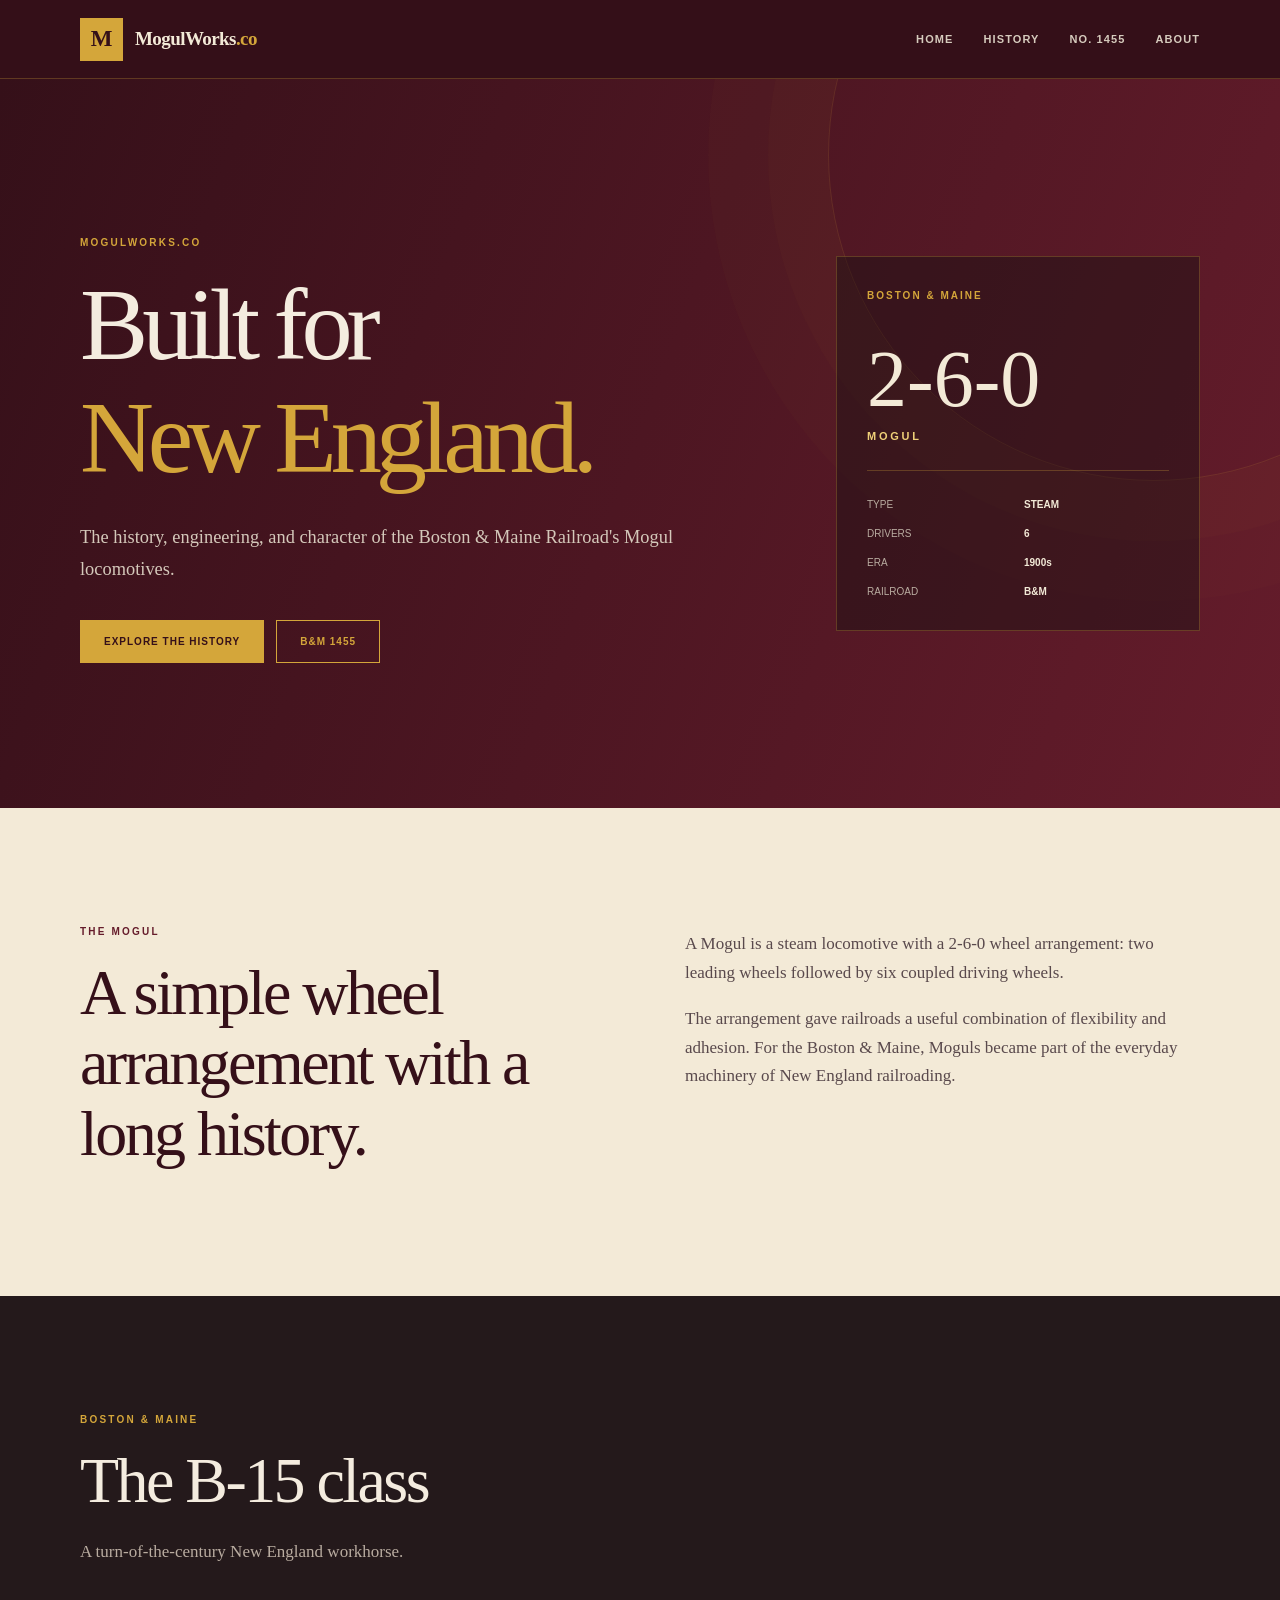
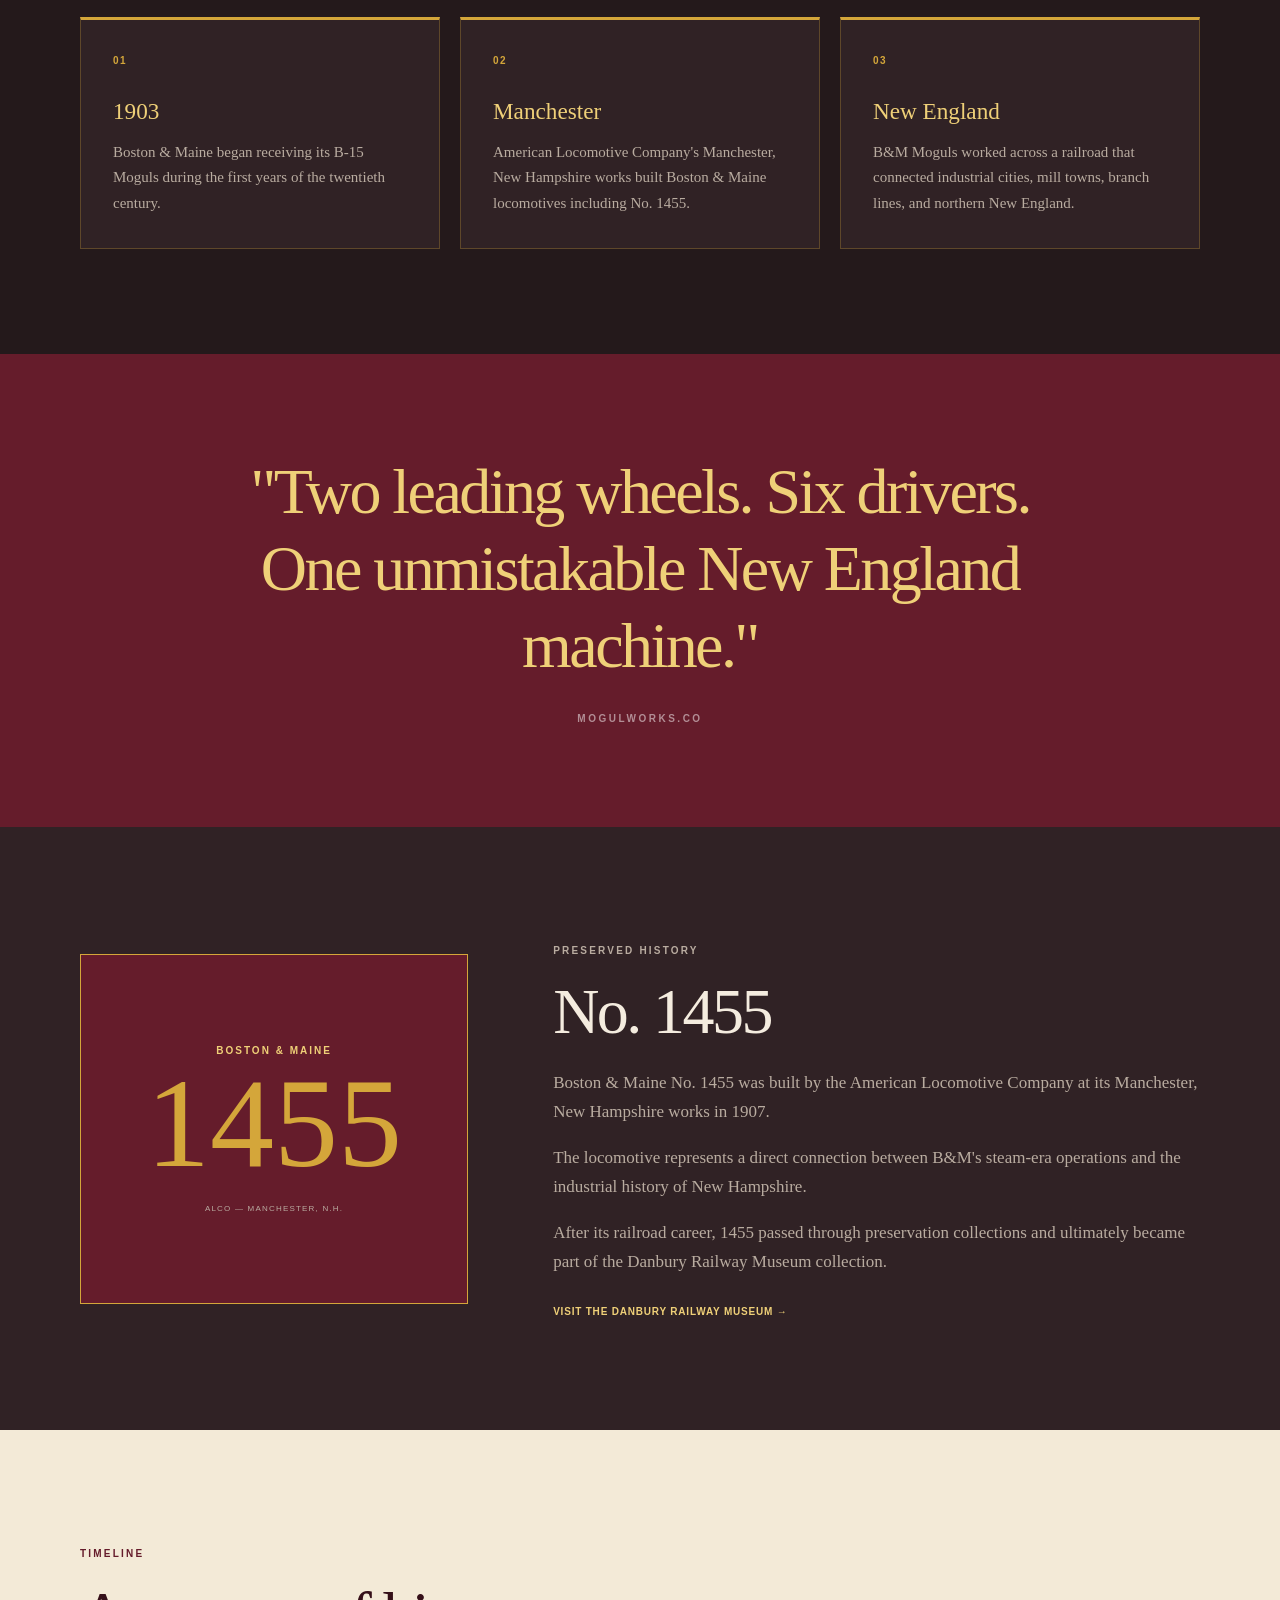
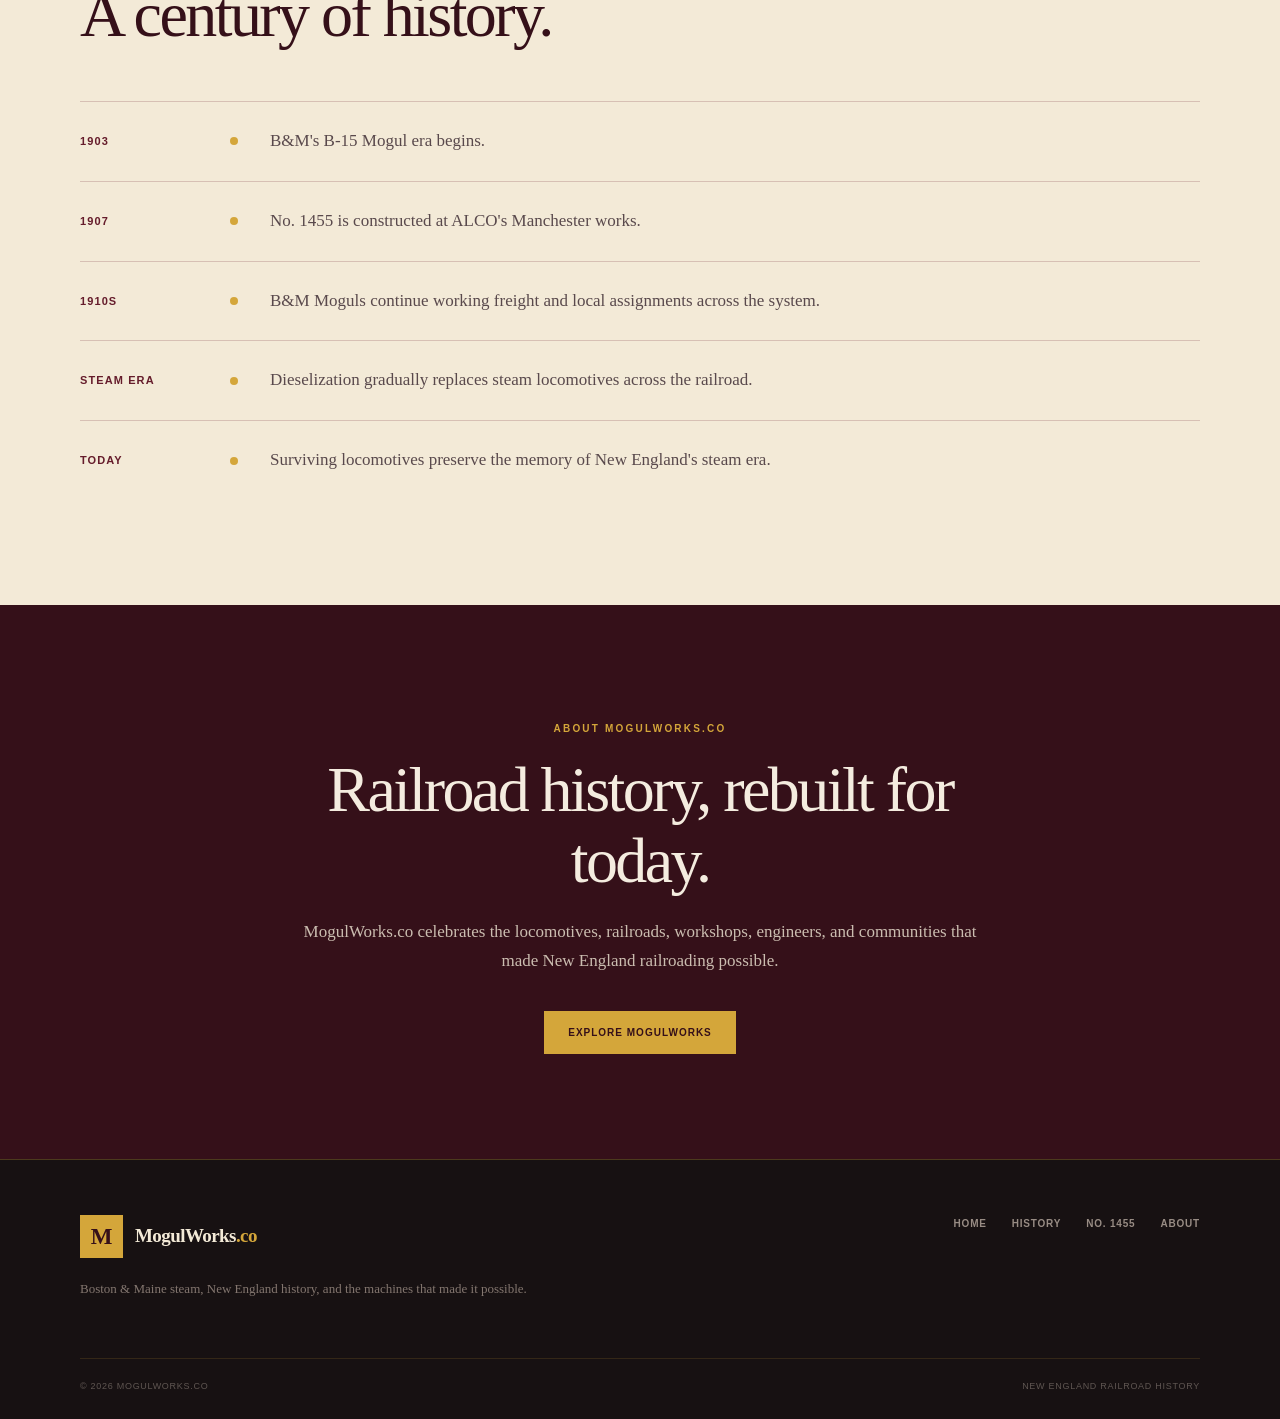
<file: index.html>
<!DOCTYPE html>
<html lang="en">
<head>
    <script async src="https://pagead2.googlesyndication.com/pagead/js/adsbygoogle.js?client=ca-pub-9547540451768383"
     crossorigin="anonymous"></script>
  <meta charset="UTF-8">
  <meta name="viewport" content="width=device-width, initial-scale=1.0">

  <meta
    name="description"
    content="MogulWorks.co — Boston & Maine Moguls, New England railroad history, and the craft of steam."
  >

  <title>MogulWorks.co | Boston & Maine Moguls</title>

  <link rel="stylesheet" href="style.css">
</head>

<body>

  <div id="site-header"></div>

  <main>

    <section class="hero">

      <div class="hero-inner container">

        <div class="hero-copy">

          <p class="eyebrow">MOGULWORKS.CO</p>

          <h1>
            Built for
            <span>New England.</span>
          </h1>

          <p class="hero-description">
            The history, engineering, and character of the
            Boston & Maine Railroad's Mogul locomotives.
          </p>

          <div class="hero-actions">

            <a href="#history" class="button">
              Explore the history
            </a>

            <a href="#1455" class="button secondary">
              B&M 1455
            </a>

          </div>

        </div>

        <div class="hero-spec">

          <div class="spec-header">
            BOSTON & MAINE
          </div>

          <div class="wheel-arrangement">
            2-6-0
          </div>

          <div class="spec-name">
            MOGUL
          </div>

          <div class="spec-rule"></div>

          <div class="spec-grid">

            <span>TYPE</span>
            <strong>STEAM</strong>

            <span>DRIVERS</span>
            <strong>6</strong>

            <span>ERA</span>
            <strong>1900s</strong>

            <span>RAILROAD</span>
            <strong>B&M</strong>

          </div>

        </div>

      </div>

    </section>


    <section class="intro section">

      <div class="container intro-grid">

        <div>

          <p class="eyebrow">THE MOGUL</p>

          <h2>
            A simple wheel arrangement
            with a long history.
          </h2>

        </div>

        <div class="intro-copy">

          <p>
            A Mogul is a steam locomotive with a 2-6-0
            wheel arrangement: two leading wheels followed
            by six coupled driving wheels.
          </p>

          <p>
            The arrangement gave railroads a useful
            combination of flexibility and adhesion.
            For the Boston & Maine, Moguls became part
            of the everyday machinery of New England
            railroading.
          </p>

        </div>

      </div>

    </section>


    <section class="history section" id="history">

      <div class="container">

        <div class="section-heading">

          <p class="eyebrow">BOSTON & MAINE</p>

          <h2>
            The B-15 class
          </h2>

          <p>
            A turn-of-the-century New England workhorse.
          </p>

        </div>


        <div class="cards">

          <article class="card">

            <div class="card-number">
              01
            </div>

            <h3>
              1903
            </h3>

            <p>
              Boston & Maine began receiving its B-15
              Moguls during the first years of the
              twentieth century.
            </p>

          </article>


          <article class="card">

            <div class="card-number">
              02
            </div>

            <h3>
              Manchester
            </h3>

            <p>
              American Locomotive Company's Manchester,
              New Hampshire works built Boston & Maine
              locomotives including No. 1455.
            </p>

          </article>


          <article class="card">

            <div class="card-number">
              03
            </div>

            <h3>
              New England
            </h3>

            <p>
              B&M Moguls worked across a railroad that
              connected industrial cities, mill towns,
              branch lines, and northern New England.
            </p>

          </article>

        </div>

      </div>

    </section>


    <section class="quote-section">

      <div class="container">

        <blockquote>
          "Two leading wheels.
          Six drivers.
          One unmistakable New England machine."
        </blockquote>

        <p>
          MOGULWORKS.CO
        </p>

      </div>

    </section>


    <section class="locomotive section" id="1455">

      <div class="container locomotive-grid">

        <div class="number-plate">

          <span>BOSTON & MAINE</span>

          <strong>1455</strong>

          <small>
            ALCO — MANCHESTER, N.H.
          </small>

        </div>


        <div class="locomotive-copy">

          <p class="eyebrow">
            PRESERVED HISTORY
          </p>

          <h2>
            No. 1455
          </h2>

          <p>
            Boston & Maine No. 1455 was built by the
            American Locomotive Company at its Manchester,
            New Hampshire works in 1907.
          </p>

          <p>
            The locomotive represents a direct connection
            between B&M's steam-era operations and the
            industrial history of New Hampshire.
          </p>

          <p>
            After its railroad career, 1455 passed through
            preservation collections and ultimately became
            part of the Danbury Railway Museum collection.
          </p>

          <a
            class="text-link"
            href="https://www.danburyrail.org/locomotives"
            target="_blank"
            rel="noopener"
          >
            Visit the Danbury Railway Museum →
          </a>

        </div>

      </div>

    </section>


    <section class="timeline section">

      <div class="container">

        <div class="section-heading">

          <p class="eyebrow">
            TIMELINE
          </p>

          <h2>
            A century of history.
          </h2>

        </div>


        <div class="timeline">

          <div class="timeline-row">

            <strong>1903</strong>

            <span></span>

            <p>
              B&M's B-15 Mogul era begins.
            </p>

          </div>


          <div class="timeline-row">

            <strong>1907</strong>

            <span></span>

            <p>
              No. 1455 is constructed at
              ALCO's Manchester works.
            </p>

          </div>


          <div class="timeline-row">

            <strong>1910s</strong>

            <span></span>

            <p>
              B&M Moguls continue working freight
              and local assignments across the system.
            </p>

          </div>


          <div class="timeline-row">

            <strong>Steam Era</strong>

            <span></span>

            <p>
              Dieselization gradually replaces
              steam locomotives across the railroad.
            </p>

          </div>


          <div class="timeline-row">

            <strong>Today</strong>

            <span></span>

            <p>
              Surviving locomotives preserve the
              memory of New England's steam era.
            </p>

          </div>

        </div>

      </div>

    </section>


    <section class="about section" id="about">

      <div class="container about-box">

        <p class="eyebrow">
          ABOUT MOGULWORKS.CO
        </p>

        <h2>
          Railroad history,
          rebuilt for today.
        </h2>

        <p>
          MogulWorks.co celebrates the locomotives,
          railroads, workshops, engineers, and communities
          that made New England railroading possible.
        </p>

        <a href="#history" class="button">
          Explore MogulWorks
        </a>

      </div>

    </section>

  </main>


  <div id="site-footer"></div>

  <script src="script.js"></script>

</body>
</html>
</file>
<file: style.css>
:root {

  --maroon: #651c2b;
  --maroon-dark: #351019;
  --maroon-light: #82283a;

  --gold: #d4a63a;
  --gold-light: #efd078;

  --cream: #f3ead7;

  --black: #171112;
  --background: #24191b;
  --surface: #302225;

  --text: #f4ecdf;
  --muted: #b9aca0;

  --border: rgba(212, 166, 58, 0.28);

  --max-width: 1120px;

}


* {
  box-sizing: border-box;
}


html {
  scroll-behavior: smooth;
  scroll-padding-top: 85px;
}


body {

  margin: 0;

  background: var(--background);

  color: var(--text);

  font-family:
    Georgia,
    "Times New Roman",
    serif;

  font-size: 17px;

  line-height: 1.7;

}


a {

  color: inherit;

  text-decoration: none;

}


.container {

  width:
    min(
      var(--max-width),
      calc(100% - 40px)
    );

  margin-inline: auto;

}


/* HEADER */

.site-header {

  position: sticky;

  top: 0;

  z-index: 100;

  background:
    rgba(53, 16, 25, .97);

  border-bottom:
    1px solid var(--border);

  backdrop-filter:
    blur(10px);

}


.nav-container {

  min-height: 78px;

  display: flex;

  align-items: center;

  justify-content: space-between;

}


.logo {

  display: flex;

  align-items: center;

  gap: 12px;

}


.logo-mark {

  width: 43px;

  height: 43px;

  display: grid;

  place-items: center;

  background: var(--gold);

  color: var(--maroon-dark);

  font-family:
    Georgia,
    serif;

  font-size: 23px;

  font-weight: bold;

}


.logo-name {

  color: var(--cream);

  font-family:
    Georgia,
    serif;

  font-size: 19px;

  font-weight: bold;

  letter-spacing: -.03em;

}


.logo-name span {

  color: var(--gold);

}


.main-nav {

  display: flex;

  align-items: center;

  gap: 30px;

  font-family: Arial, sans-serif;

  font-size: 11px;

  font-weight: bold;

  letter-spacing: .1em;

  text-transform: uppercase;

}


.main-nav a {

  color: #d6cbbd;

}


.main-nav a:hover {

  color: var(--gold-light);

}


.menu-toggle {

  display: none;

  width: 42px;

  height: 42px;

  border: 1px solid var(--border);

  background: transparent;

}


.menu-toggle span {

  display: block;

  height: 2px;

  margin: 5px;

  background: var(--gold);

}


/* TYPOGRAPHY */

h1,
h2,
h3 {

  margin-top: 0;

  font-weight: 400;

  line-height: 1.1;

}


h1 {

  margin-bottom: 28px;

  font-size:
    clamp(
      3.5rem,
      8vw,
      7rem
    );

  letter-spacing:
    -.06em;

}


h1 span {

  display: block;

  color: var(--gold);

}


h2 {

  margin-bottom: 22px;

  font-size:
    clamp(
      2.3rem,
      5vw,
      4rem
    );

  letter-spacing:
    -.04em;

}


h3 {

  margin-bottom: 12px;

  color: var(--gold-light);

  font-size: 1.45rem;

}


.eyebrow {

  margin-bottom: 18px;

  color: var(--gold);

  font-family:
    Arial,
    sans-serif;

  font-size: 10px;

  font-weight: bold;

  letter-spacing: .22em;

}


/* BUTTONS */

.button {

  display: inline-block;

  padding:
    12px 23px;

  border:
    1px solid var(--gold);

  background:
    var(--gold);

  color:
    var(--maroon-dark);

  font-family:
    Arial,
    sans-serif;

  font-size: 10px;

  font-weight: bold;

  letter-spacing: .1em;

  text-transform: uppercase;

}


.button:hover {

  background:
    var(--gold-light);

}


.button.secondary {

  background:
    transparent;

  color:
    var(--gold);

}


.button.secondary:hover {

  background:
    var(--gold);

  color:
    var(--maroon-dark);

}


/* HERO */

.hero {

  position: relative;

  overflow: hidden;

  padding:
    145px 0;

  background:

    linear-gradient(
      110deg,
      var(--maroon-dark),
      var(--maroon)
    );

}


.hero::before {

  content: "";

  position: absolute;

  right: -200px;

  top: -250px;

  width: 650px;

  height: 650px;

  border:
    1px solid
    rgba(212,166,58,.15);

  border-radius: 50%;

  box-shadow:
    0 0 0 60px rgba(212,166,58,.025),
    0 0 0 120px rgba(212,166,58,.02);

}


.hero-inner {

  position: relative;

  z-index: 1;

  display: grid;

  grid-template-columns:
    1.3fr .7fr;

  gap: 80px;

  align-items: center;

}


.hero-description {

  max-width: 650px;

  margin-bottom: 35px;

  color:
    #d4c8ba;

  font-size:
    1.15rem;

}


.hero-actions {

  display: flex;

  gap: 12px;

  flex-wrap: wrap;

}


/* SPECIFICATION PANEL */

.hero-spec {

  padding: 30px;

  border:
    1px solid var(--border);

  background:
    rgba(23,17,18,.45);

}


.spec-header {

  color: var(--gold);

  font-family: Arial, sans-serif;

  font-size: 10px;

  font-weight: bold;

  letter-spacing: .2em;

}


.wheel-arrangement {

  margin-top: 35px;

  color: var(--cream);

  font-family:
    Georgia,
    serif;

  font-size: 5rem;

  line-height: 1;

}


.spec-name {

  margin-top: 8px;

  color: var(--gold-light);

  font-family: Arial, sans-serif;

  font-size: 11px;

  font-weight: bold;

  letter-spacing: .25em;

}


.spec-rule {

  height: 1px;

  margin: 25px 0;

  background:
    var(--border);

}


.spec-grid {

  display: grid;

  grid-template-columns:
    1fr 1fr;

  gap: 12px;

  font-family: Arial, sans-serif;

  font-size: 10px;

}


.spec-grid span {

  color: var(--muted);

}


.spec-grid strong {

  color: var(--cream);

}


/* SECTIONS */

.section {

  padding:
    105px 0;

}


.intro {

  background:
    var(--cream);

  color:
    var(--maroon-dark);

}


.intro-grid {

  display: grid;

  grid-template-columns:
    1fr 1fr;

  gap: 90px;

}


.intro .eyebrow {

  color:
    var(--maroon);

}


.intro-copy p {

  color:
    #59494c;

}


.intro-copy p:last-child {

  margin-bottom: 0;

}


/* HISTORY */

.section-heading {

  max-width: 700px;

  margin-bottom: 50px;

}


.section-heading > p:last-child {

  color:
    var(--muted);

}


.cards {

  display: grid;

  grid-template-columns:
    repeat(3,1fr);

  gap: 20px;

}


.card {

  padding: 32px;

  border:
    1px solid var(--border);

  border-top:
    3px solid var(--gold);

  background:
    var(--surface);

}


.card-number {

  margin-bottom: 30px;

  color:
    var(--gold);

  font-family:
    Arial,
    sans-serif;

  font-size: 10px;

  font-weight: bold;

  letter-spacing: .15em;

}


.card p {

  margin-bottom: 0;

  color:
    var(--muted);

  font-size: 15px;

}


/* QUOTE */

.quote-section {

  padding:
    100px 0;

  text-align:
    center;

  background:
    var(--maroon);

}


blockquote {

  max-width: 850px;

  margin:
    0 auto 25px;

  color:
    var(--gold-light);

  font-size:
    clamp(
      2rem,
      5vw,
      4rem
    );

  line-height:
    1.2;

  letter-spacing:
    -.04em;

}


.quote-section p {

  margin: 0;

  color:
    rgba(255,255,255,.5);

  font-family:
    Arial,
    sans-serif;

  font-size: 10px;

  font-weight: bold;

  letter-spacing: .25em;

}


/* 1455 */

.locomotive {

  background:
    var(--surface);

}


.locomotive-grid {

  display: grid;

  grid-template-columns:
    .75fr 1.25fr;

  align-items:
    center;

  gap: 85px;

}


.number-plate {

  min-height:
    350px;

  display:
    flex;

  flex-direction:
    column;

  align-items:
    center;

  justify-content:
    center;

  background:
    var(--maroon);

  border:
    1px solid var(--gold);

  text-align:
    center;

}


.number-plate span {

  color:
    var(--gold-light);

  font-family:
    Arial,
    sans-serif;

  font-size: 10px;

  font-weight: bold;

  letter-spacing: .2em;

}


.number-plate strong {

  color:
    var(--gold);

  font-family:
    Georgia,
    serif;

  font-size:
    clamp(5rem,10vw,9rem);

  font-weight: 400;

  line-height: 1;

}


.number-plate small {

  margin-top: 15px;

  color:
    #b9aaa0;

  font-family:
    Arial,
    sans-serif;

  font-size: 8px;

  letter-spacing: .15em;

}


.locomotive-copy p {

  color:
    var(--muted);

}


.text-link {

  display: inline-block;

  margin-top: 10px;

  color:
    var(--gold-light);

  font-family:
    Arial,
    sans-serif;

  font-size: 10px;

  font-weight: bold;

  letter-spacing: .08em;

  text-transform: uppercase;

}


/* TIMELINE */

.timeline {

  background:
    var(--cream);

  color:
    var(--maroon-dark);

}


.timeline .eyebrow {

  color:
    var(--maroon);

}


.timeline-row {

  display: grid;

  grid-template-columns:
    130px 20px 1fr;

  gap: 20px;

  align-items: center;

  padding: 25px 0;

  border-top:
    1px solid
    rgba(101,28,43,.2);

}


.timeline-row strong {

  color:
    var(--maroon);

  font-family:
    Arial,
    sans-serif;

  font-size: 11px;

  letter-spacing: .1em;

  text-transform: uppercase;

}


.timeline-row span {

  width: 8px;

  height: 8px;

  border-radius: 50%;

  background:
    var(--gold);

}


.timeline-row p {

  margin: 0;

  color:
    #59494c;

}


/* ABOUT */

.about {

  text-align:
    center;

  background:
    var(--maroon-dark);

}


.about-box {

  max-width: 700px;

}


.about-box > p:not(.eyebrow) {

  margin-bottom: 35px;

  color:
    #cbbdb0;

}


/* FOOTER */

.site-footer {

  padding:
    55px 0 25px;

  background:
    var(--black);

  border-top:
    1px solid var(--border);

}


.footer-main {

  display: flex;

  justify-content:
    space-between;

  gap: 50px;

}


.footer-main p {

  max-width: 450px;

  margin-top: 20px;

  color:
    #83766f;

  font-size: 13px;

}


.footer-links {

  display: flex;

  gap: 25px;

  font-family:
    Arial,
    sans-serif;

  font-size: 10px;

  font-weight: bold;

  letter-spacing: .08em;

  text-transform: uppercase;

}


.footer-links a {

  color:
    #988c84;

}


.footer-links a:hover {

  color:
    var(--gold);

}


.footer-bottom {

  display: flex;

  justify-content:
    space-between;

  gap: 15px;

  margin-top: 45px;

  padding-top: 20px;

  border-top:
    1px solid
    rgba(212,166,58,.15);

  color:
    #5f5652;

  font-family:
    Arial,
    sans-serif;

  font-size: 9px;

  letter-spacing: .08em;

  text-transform: uppercase;

}


/* MOBILE */

@media (max-width: 768px) {

  .container {

    width:
      calc(100% - 32px);

  }


  .nav-container {

    min-height: 68px;

  }


  .menu-toggle {

    display: block;

  }


  .main-nav {

    display: none;

    position: absolute;

    top: 68px;

    left: 0;

    right: 0;

    flex-direction: column;

    align-items: stretch;

    gap: 0;

    padding: 10px 16px 18px;

    background:
      var(--maroon-dark);

    border-bottom:
      1px solid var(--border);

  }


  .main-nav.is-open {

    display: flex;

  }


  .main-nav a {

    padding: 13px 0;

    border-bottom:
      1px solid
      rgba(212,166,58,.15);

  }


  .hero {

    padding:
      90px 0;

  }


  .hero-inner {

    grid-template-columns:
      1fr;

    gap: 55px;

  }


  .hero-spec {

    max-width: 450px;

  }


  .section {

    padding:
      75px 0;

  }


  .intro-grid {

    grid-template-columns:
      1fr;

    gap: 25px;

  }


  .cards {

    grid-template-columns:
      1fr;

  }


  .locomotive-grid {

    grid-template-columns:
      1fr;

    gap: 40px;

  }


  .number-plate {

    min-height:
      250px;

  }


  .timeline-row {

    grid-template-columns:
      80px 15px 1fr;

    gap: 12px;

  }


  .footer-main {

    flex-direction:
      column;

  }


  .footer-links {

    flex-wrap:
      wrap;

  }


  .footer-bottom {

    flex-direction:
      column;

    gap: 5px;

  }

}

a,a:visited,a:hover,a:active,a:focus{text-decoration:none!important}body{min-height:100vh;display:flex;flex-direction:column}main{flex:1}#site-footer{margin-top:auto;background:var(--black)}
</file>
